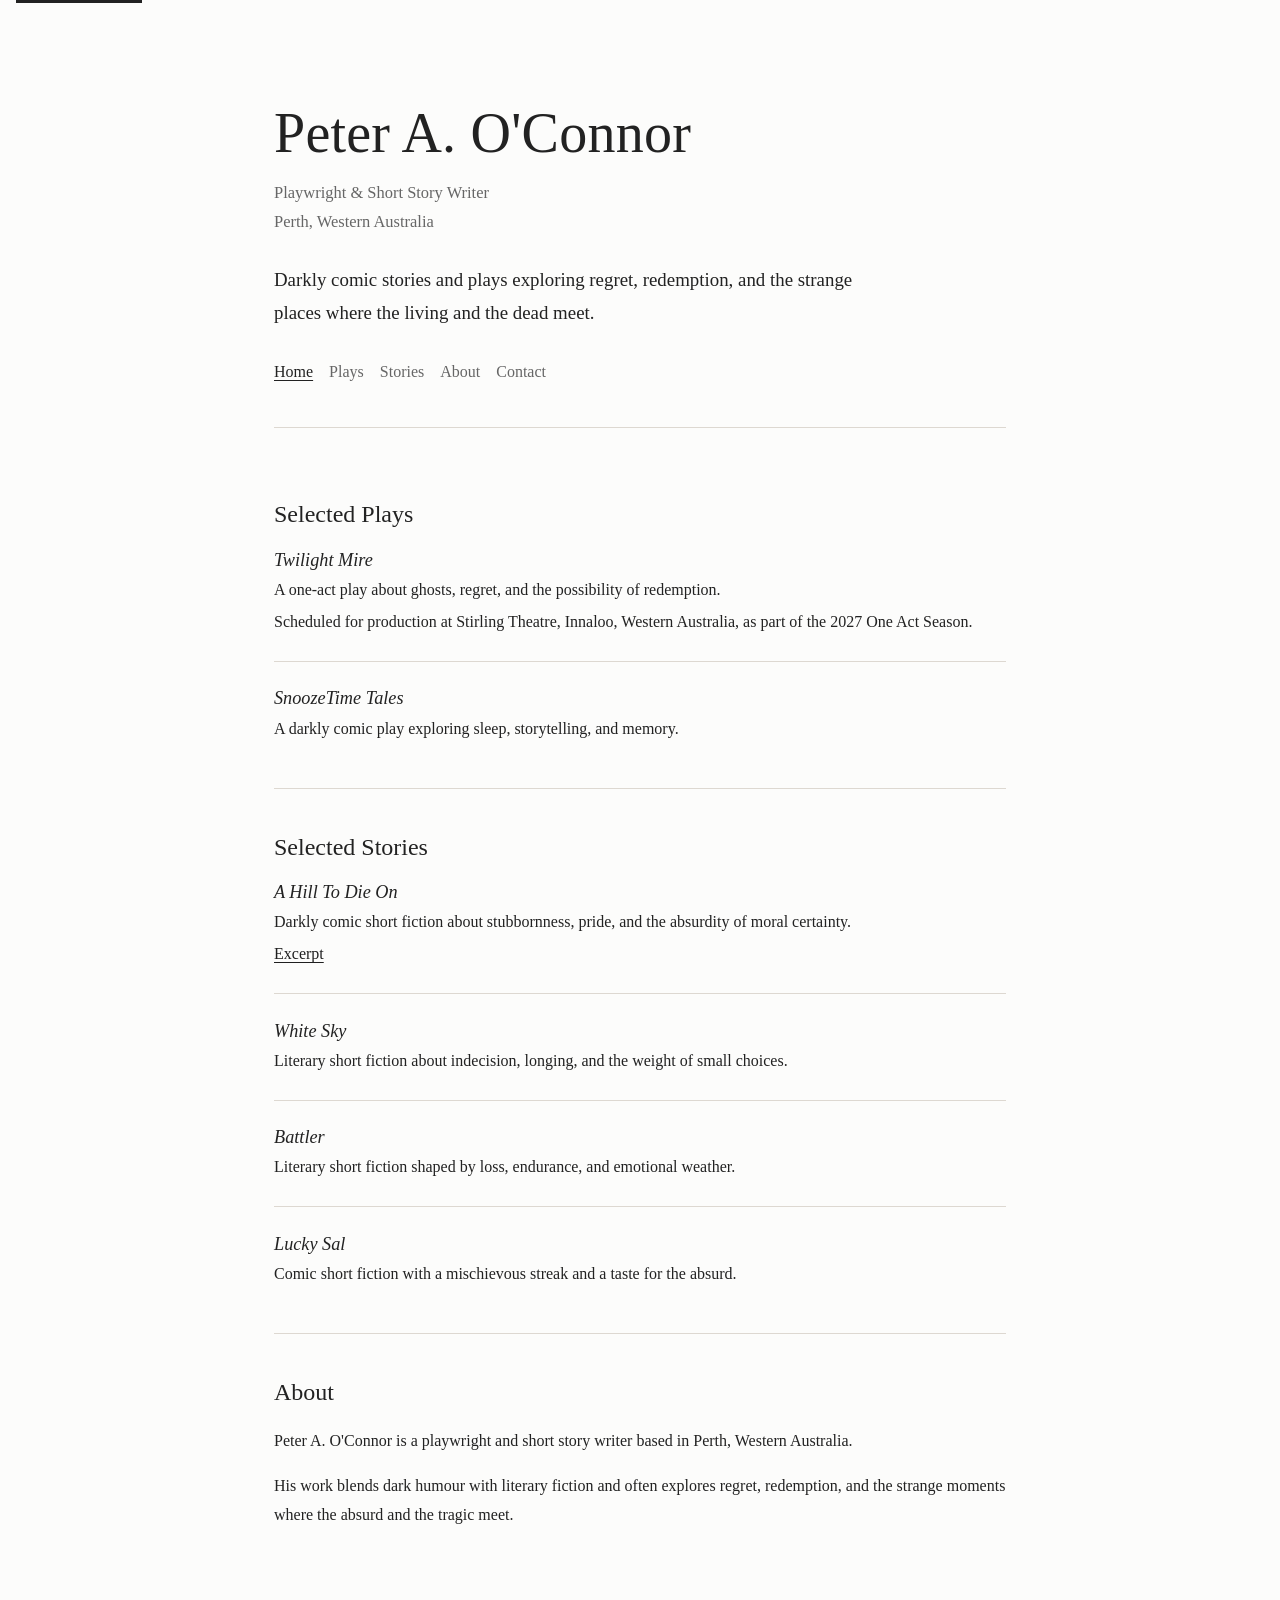
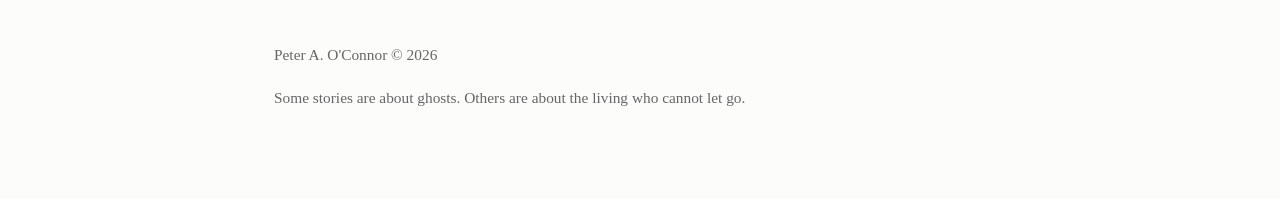
<file: index.html>
<!DOCTYPE html>
<html lang="en">
<head>

  <title>Peter A. O'Connor | Playwright & Short Story Writer</title>
  
  <meta charset="UTF-8">
  
  <meta name="viewport" content="width=device-width, initial-scale=1">
  
  <meta name="description" content="Official site of Peter A. O'Connor, playwright and short story writer based in Perth, Western Australia. Author of Twilight Mire and SnoozeTime Tales.">
  
  <meta name="author" content="Peter A. O'Connor">
  
  <meta property="og:title" content="Peter A. O'Connor | Playwright & Short Story Writer">
  
  <meta property="og:description" content="Darkly comic stories and plays exploring regret, redemption, and the strange places where the living and the dead meet.">
  
  <meta property="og:type" content="website">
  
  <meta property="og:url" content="https://peteraoconnorwriter.com">
  
  <link rel="stylesheet" href="style.css">

</head>
<body>
  <a class="skip-link" href="#main-content">Skip to content</a>
  <div class="wrap">
    <header class="site-header">
      <h1>Peter A. O'Connor</h1>
      <p class="subtitle">Playwright &amp; Short Story Writer<br />Perth, Western Australia</p>
      <p class="tagline">Darkly comic stories and plays exploring regret, redemption, and the strange places where the living and the dead meet.</p>
      <nav class="primary-nav" aria-label="Primary">
        <a href="index.html" class="active" aria-current="page">Home</a>
        <a href="plays.html">Plays</a>
        <a href="stories.html">Stories</a>
        <a href="about.html">About</a>
        <a href="contact.html">Contact</a>
      </nav>
    </header>

    <main id="main-content">
      <section aria-labelledby="selected-plays">
        <h2 id="selected-plays">Selected Plays</h2>
        <div class="work-grid">
          <article class="work-item">
            <h3><em>Twilight Mire</em></h3>
            <p>A one-act play about ghosts, regret, and the possibility of redemption.</p>
            <p>Scheduled for production at Stirling Theatre, Innaloo, Western Australia, as part of the 2027 One Act Season.</p>
          </article>
          <article class="work-item">
            <h3><em>SnoozeTime Tales</em></h3>
            <p>A darkly comic play exploring sleep, storytelling, and memory.</p>
          </article>
        </div>
      </section>

      <section aria-labelledby="selected-stories">
        <h2 id="selected-stories">Selected Stories</h2>
        <div class="work-grid">
          <article class="work-item">
            <h3><em>A Hill To Die On</em></h3>
            <p>Darkly comic short fiction about stubbornness, pride, and the absurdity of moral certainty.</p>
            <p><a href="a-hill-to-die-on-excerpt.html">Excerpt</a></p>
          </article>
          <article class="work-item">
            <h3><em>White Sky</em></h3>
            <p>Literary short fiction about indecision, longing, and the weight of small choices.</p>
          </article>
          <article class="work-item">
            <h3><em>Battler</em></h3>
            <p>Literary short fiction shaped by loss, endurance, and emotional weather.</p>
          </article>
          <article class="work-item">
            <h3><em>Lucky Sal</em></h3>
            <p>Comic short fiction with a mischievous streak and a taste for the absurd.</p>
          </article>
        </div>
      </section>

      <section aria-labelledby="about-peter">
        <h2 id="about-peter">About</h2>
        <p class="lede">Peter A. O'Connor is a playwright and short story writer based in Perth, Western Australia.</p>
        <p>His work blends dark humour with literary fiction and often explores regret, redemption, and the strange moments where the absurd and the tragic meet.</p>
      </section>
    </main>

    <footer aria-label="Site footer">
      <p>Peter A. O'Connor &copy; 2026</p>
      <p class="footer-line">Some stories are about ghosts. Others are about the living who cannot let go.</p>
    </footer>
  </div>
</body>
</html>
</file>
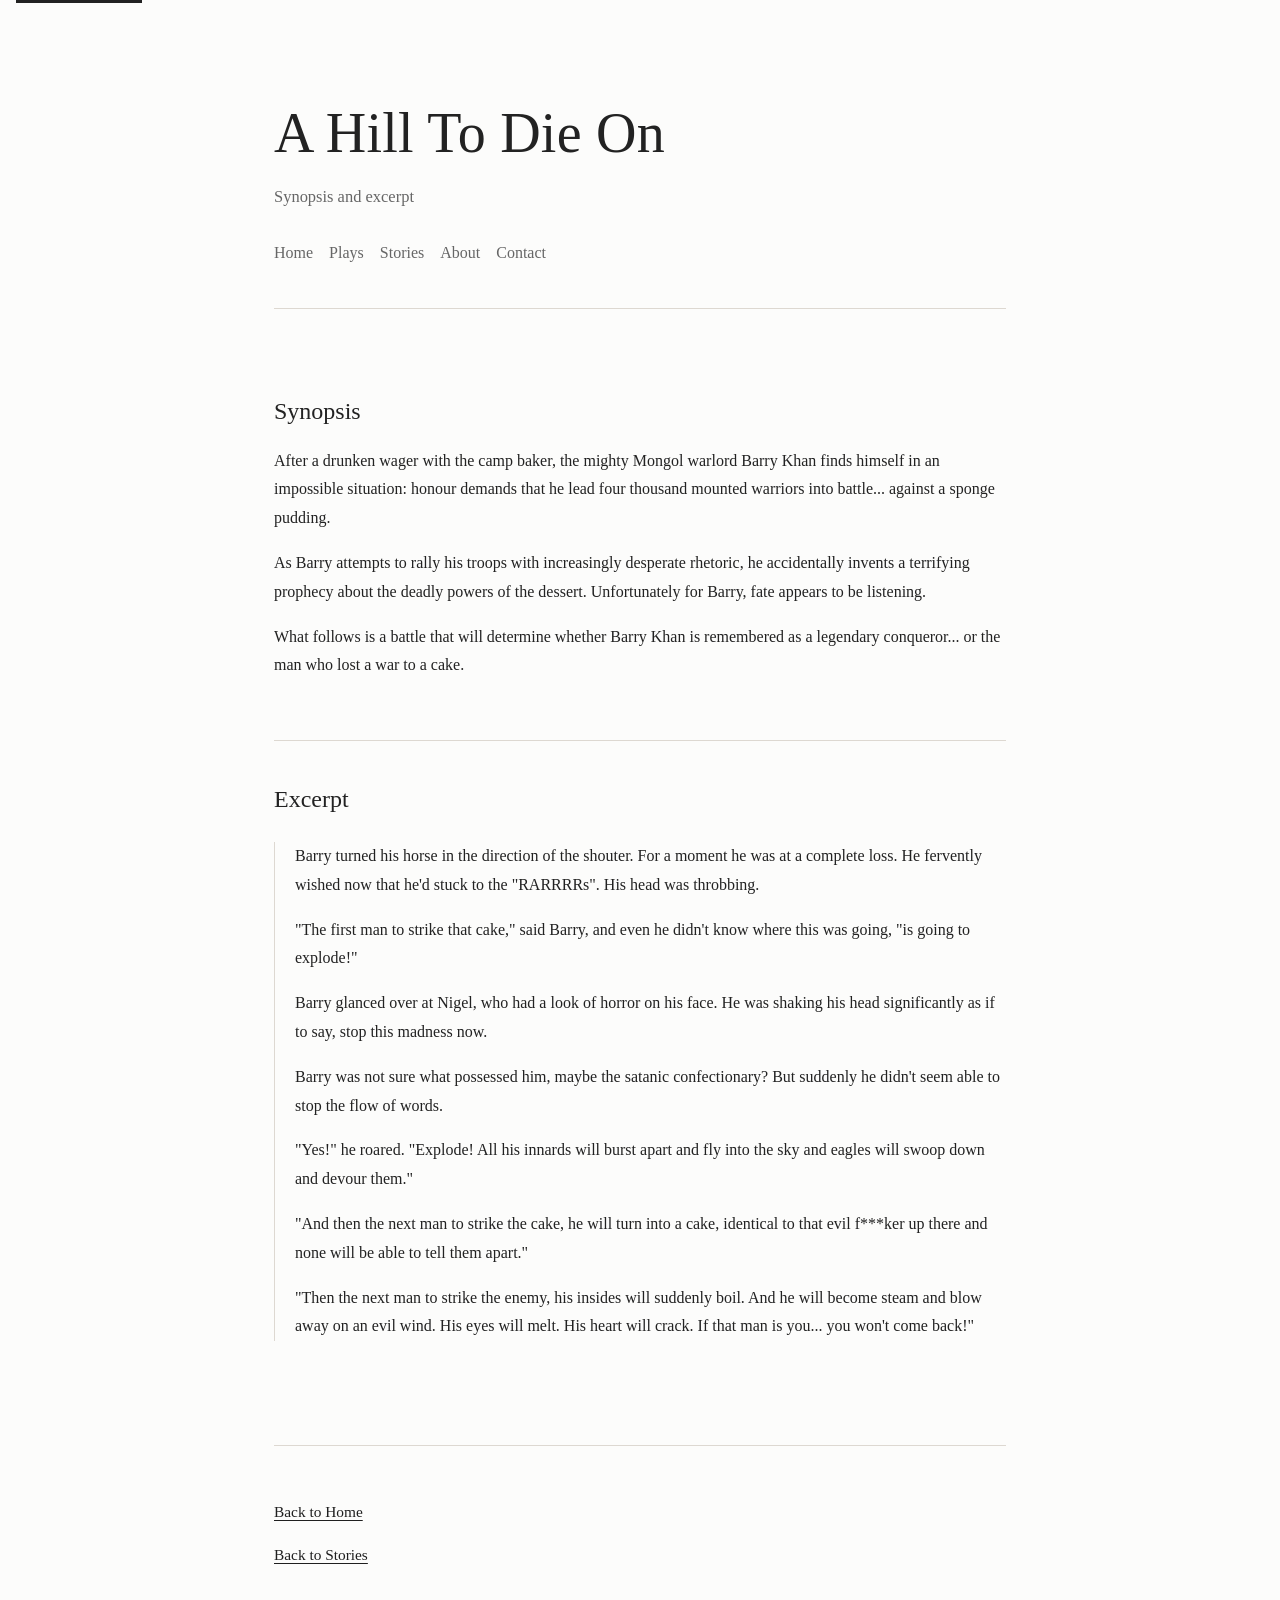
<file: a-hill-to-die-on-excerpt.html>
<!DOCTYPE html>
<html lang="en">
<head>
  <meta charset="UTF-8" />
  <meta name="viewport" content="width=device-width, initial-scale=1.0" />
  <title>A Hill To Die On Excerpt | Peter A. O'Connor</title>
  <meta name="description" content="Synopsis and excerpt from A Hill To Die On by Peter A. O'Connor." />
  <link rel="stylesheet" href="style.css" />
</head>
<body>
  <a class="skip-link" href="#main-content">Skip to content</a>
  <div class="wrap">
    <header class="site-header">
      <h1 class="page-title">A Hill To Die On</h1>
      <p class="subtitle">Synopsis and excerpt</p>
      <nav class="primary-nav" aria-label="Primary">
        <a href="index.html">Home</a>
        <a href="plays.html">Plays</a>
        <a href="stories.html">Stories</a>
        <a href="about.html">About</a>
        <a href="contact.html">Contact</a>
      </nav>
    </header>

    <main id="main-content" class="page-content">
      <section aria-labelledby="synopsis-heading">
        <h2 id="synopsis-heading">Synopsis</h2>
        <p>After a drunken wager with the camp baker, the mighty Mongol warlord Barry Khan finds himself in an impossible situation: honour demands that he lead four thousand mounted warriors into battle... against a sponge pudding.</p>
        <p>As Barry attempts to rally his troops with increasingly desperate rhetoric, he accidentally invents a terrifying prophecy about the deadly powers of the dessert. Unfortunately for Barry, fate appears to be listening.</p>
        <p>What follows is a battle that will determine whether Barry Khan is remembered as a legendary conqueror... or the man who lost a war to a cake.</p>
      </section>

      <section aria-labelledby="excerpt-heading">
        <h2 id="excerpt-heading">Excerpt</h2>

        <blockquote class="excerpt-block">
          <p>Barry turned his horse in the direction of the shouter. For a moment he was at a complete loss. He fervently wished now that he'd stuck to the "RARRRRs". His head was throbbing.</p>
          <p>"The first man to strike that cake," said Barry, and even he didn't know where this was going, "is going to explode!"</p>
          <p>Barry glanced over at Nigel, who had a look of horror on his face. He was shaking his head significantly as if to say, stop this madness now.</p>
          <p>Barry was not sure what possessed him, maybe the satanic confectionary? But suddenly he didn't seem able to stop the flow of words.</p>
          <p>"Yes!" he roared. "Explode! All his innards will burst apart and fly into the sky and eagles will swoop down and devour them."</p>
          <p>"And then the next man to strike the cake, he will turn into a cake, identical to that evil f***ker up there and none will be able to tell them apart."</p>
          <p>"Then the next man to strike the enemy, his insides will suddenly boil. And he will become steam and blow away on an evil wind. His eyes will melt. His heart will crack. If that man is you... you won't come back!"</p>
        </blockquote>
      </section>
    </main>

    <footer aria-label="Site footer">
      <p><a href="index.html">Back to Home</a></p>
      <p><a href="stories.html">Back to Stories</a></p>
    </footer>
  </div>
</body>
</html>
</file>
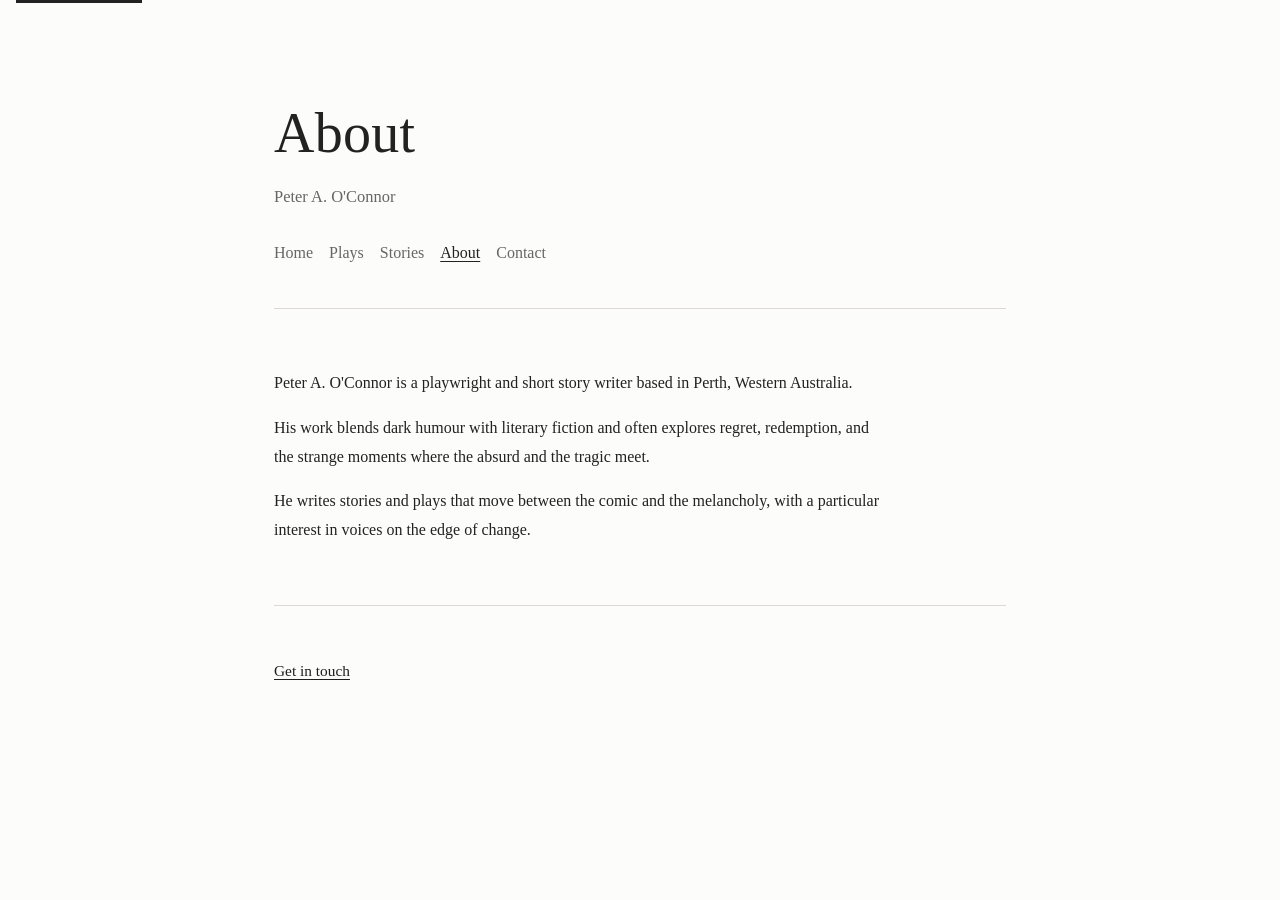
<file: about.html>
<!DOCTYPE html>
<html lang="en">
<head>
  <meta charset="UTF-8" />
  <meta name="viewport" content="width=device-width, initial-scale=1.0" />
  <title>About | Peter A. O'Connor</title>
  <meta name="description" content="About Peter A. O'Connor." />
  <link rel="stylesheet" href="style.css" />
</head>
<body>
  <a class="skip-link" href="#main-content">Skip to content</a>
  <div class="wrap">
    <header class="site-header">
      <h1 class="page-title">About</h1>
      <p class="subtitle">Peter A. O'Connor</p>
      <nav class="primary-nav" aria-label="Primary">
        <a href="index.html">Home</a>
        <a href="plays.html">Plays</a>
        <a href="stories.html">Stories</a>
        <a href="about.html" class="active" aria-current="page">About</a>
        <a href="contact.html">Contact</a>
      </nav>
    </header>

    <main id="main-content" class="page-content">
      <p class="lede">Peter A. O'Connor is a playwright and short story writer based in Perth, Western Australia.</p>
      <p>His work blends dark humour with literary fiction and often explores regret, redemption, and the strange moments where the absurd and the tragic meet.</p>
      <p>He writes stories and plays that move between the comic and the melancholy, with a particular interest in voices on the edge of change.</p>
    </main>

    <footer aria-label="Site footer">
      <p><a href="contact.html">Get in touch</a></p>
    </footer>
  </div>
</body>
</html>
</file>
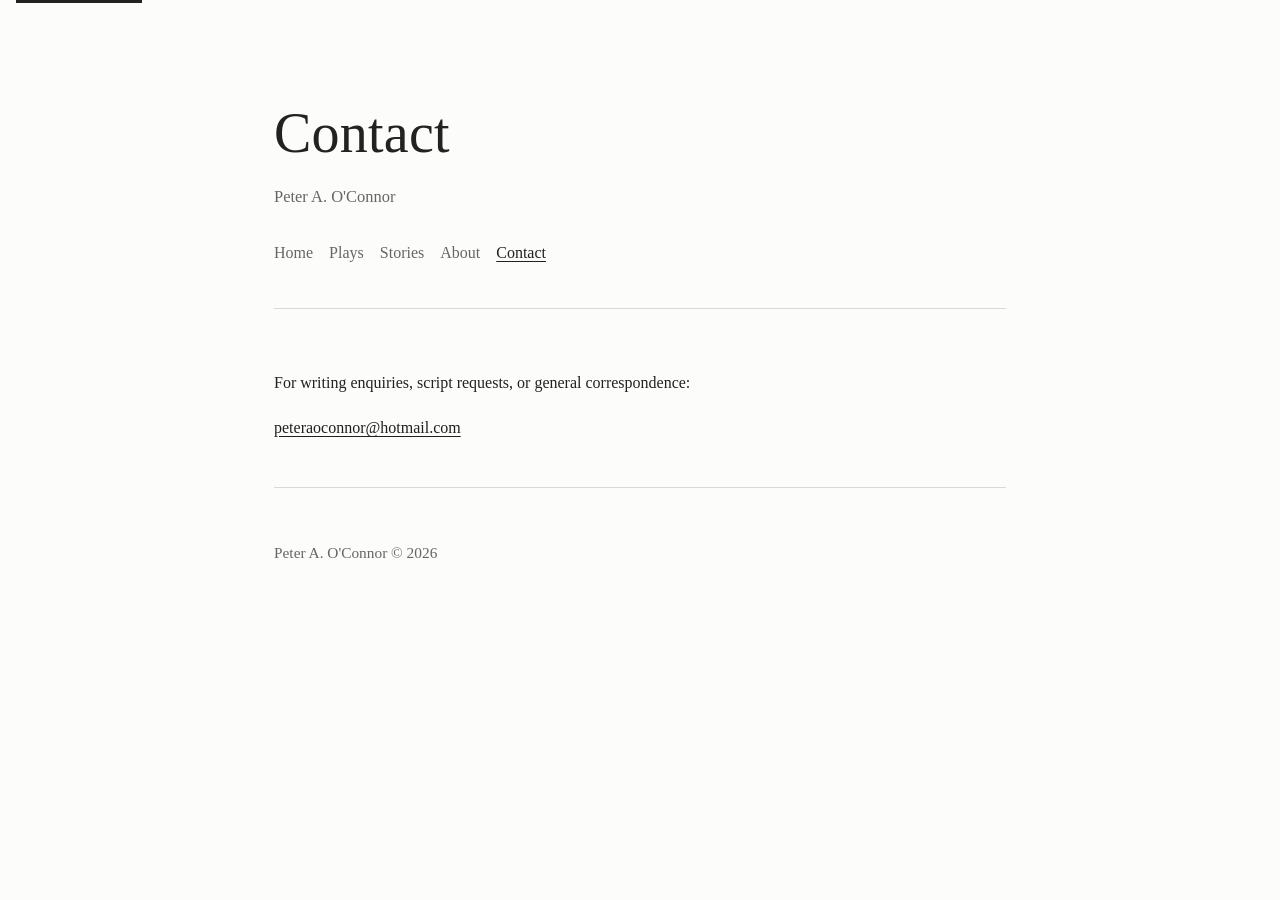
<file: contact.html>
<!DOCTYPE html>
<html lang="en">
<head>
  <meta charset="UTF-8" />
  <meta name="viewport" content="width=device-width, initial-scale=1.0" />
  <title>Contact | Peter A. O'Connor</title>
  <meta name="description" content="Contact Peter A. O'Connor." />
  <link rel="stylesheet" href="style.css" />
</head>
<body>
  <a class="skip-link" href="#main-content">Skip to content</a>
  <div class="wrap">
    <header class="site-header">
      <h1 class="page-title">Contact</h1>
      <p class="subtitle">Peter A. O'Connor</p>
      <nav class="primary-nav" aria-label="Primary">
        <a href="index.html">Home</a>
        <a href="plays.html">Plays</a>
        <a href="stories.html">Stories</a>
        <a href="about.html">About</a>
        <a href="contact.html" class="active" aria-current="page">Contact</a>
      </nav>
    </header>

    <main id="main-content" class="page-content">
      <p>For writing enquiries, script requests, or general correspondence:</p>
      <address class="email-link">
        <a href="mailto:peteraoconnor@hotmail.com">peteraoconnor@hotmail.com</a>
      </address>
    </main>

    <footer aria-label="Site footer">
      <p>Peter A. O'Connor &copy; 2026</p>
    </footer>
  </div>
</body>
</html>
</file>
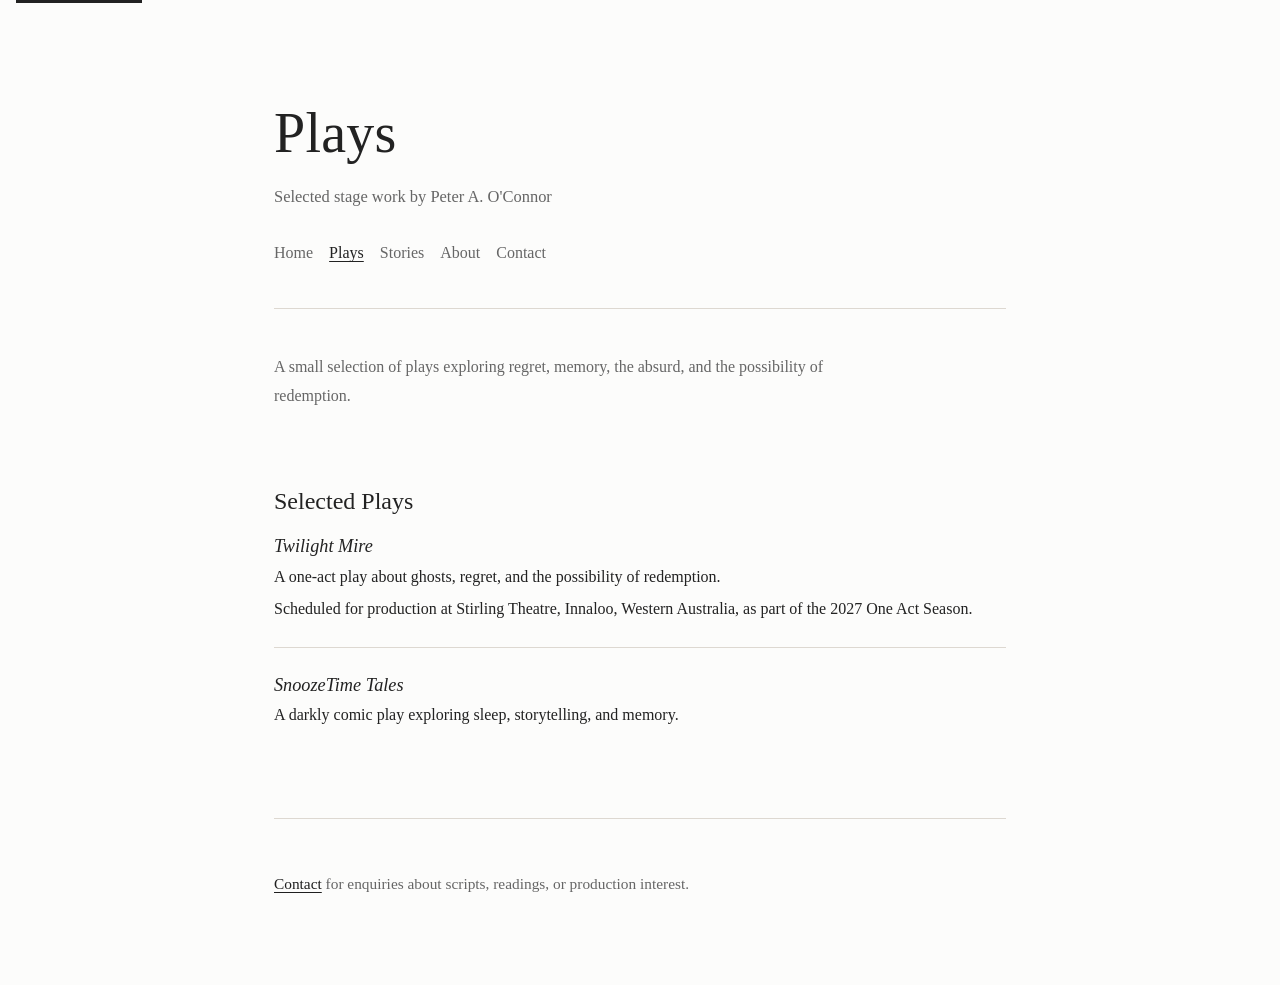
<file: plays.html>
<!DOCTYPE html>
<html lang="en">
<head>
  <meta charset="UTF-8" />
  <meta name="viewport" content="width=device-width, initial-scale=1.0" />
  <title>Plays | Peter A. O'Connor</title>
  <meta name="description" content="Plays by Peter A. O'Connor." />
  <link rel="stylesheet" href="style.css" />
</head>
<body>
  <a class="skip-link" href="#main-content">Skip to content</a>
  <div class="wrap">
    <header class="site-header">
      <h1 class="page-title">Plays</h1>
      <p class="subtitle">Selected stage work by Peter A. O'Connor</p>
      <nav class="primary-nav" aria-label="Primary">
        <a href="index.html">Home</a>
        <a href="plays.html" class="active" aria-current="page">Plays</a>
        <a href="stories.html">Stories</a>
        <a href="about.html">About</a>
        <a href="contact.html">Contact</a>
      </nav>
    </header>

    <main id="main-content" class="page-content">
      <p class="intro">A small selection of plays exploring regret, memory, the absurd, and the possibility of redemption.</p>

      <section aria-labelledby="play-list">
        <h2 id="play-list">Selected Plays</h2>
        <div class="work-grid">
          <article class="work-item">
            <h3><em>Twilight Mire</em></h3>
            <p>A one-act play about ghosts, regret, and the possibility of redemption.</p>
            <p>Scheduled for production at Stirling Theatre, Innaloo, Western Australia, as part of the 2027 One Act Season.</p>
          </article>
          <article class="work-item">
            <h3><em>SnoozeTime Tales</em></h3>
            <p>A darkly comic play exploring sleep, storytelling, and memory.</p>
          </article>
        </div>
      </section>
    </main>

    <footer aria-label="Site footer">
      <p><a href="contact.html">Contact</a> for enquiries about scripts, readings, or production interest.</p>
    </footer>
  </div>
</body>
</html>
</file>
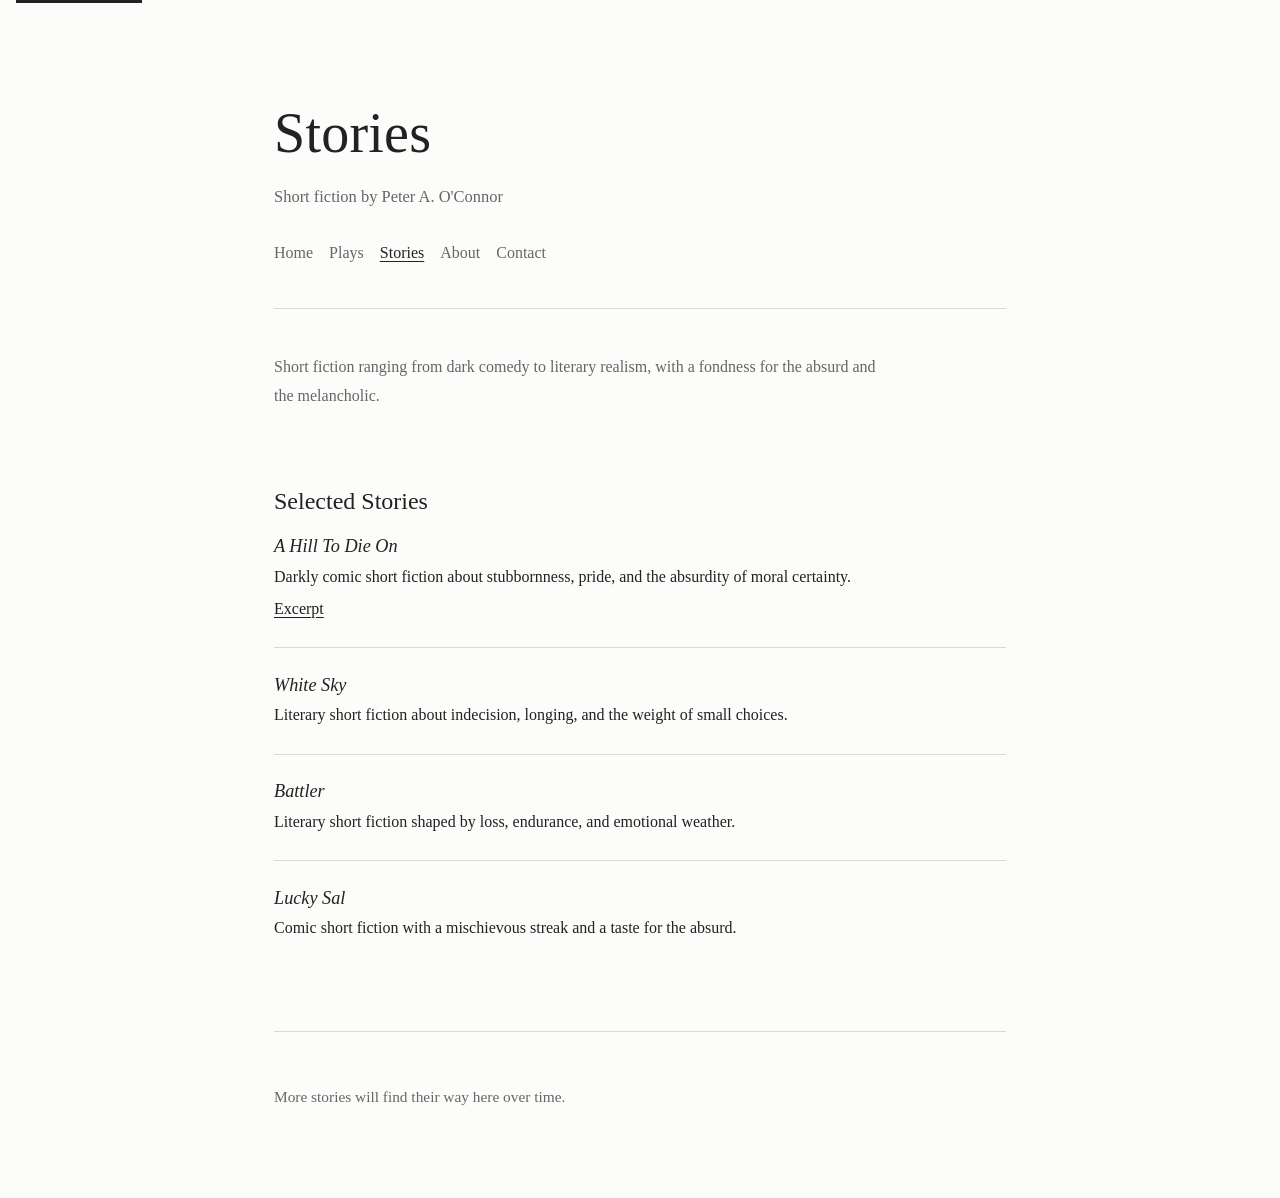
<file: stories.html>
<!DOCTYPE html>
<html lang="en">
<head>
  <meta charset="UTF-8" />
  <meta name="viewport" content="width=device-width, initial-scale=1.0" />
  <title>Stories | Peter A. O'Connor</title>
  <meta name="description" content="Stories by Peter A. O'Connor." />
  <link rel="stylesheet" href="style.css" />
</head>
<body>
  <a class="skip-link" href="#main-content">Skip to content</a>
  <div class="wrap">
    <header class="site-header">
      <h1 class="page-title">Stories</h1>
      <p class="subtitle">Short fiction by Peter A. O'Connor</p>
      <nav class="primary-nav" aria-label="Primary">
        <a href="index.html">Home</a>
        <a href="plays.html">Plays</a>
        <a href="stories.html" class="active" aria-current="page">Stories</a>
        <a href="about.html">About</a>
        <a href="contact.html">Contact</a>
      </nav>
    </header>

    <main id="main-content" class="page-content">
      <p class="intro">Short fiction ranging from dark comedy to literary realism, with a fondness for the absurd and the melancholic.</p>

      <section aria-labelledby="story-list">
        <h2 id="story-list">Selected Stories</h2>
        <div class="work-grid">
          <article class="work-item">
            <h3><em>A Hill To Die On</em></h3>
            <p>Darkly comic short fiction about stubbornness, pride, and the absurdity of moral certainty.</p>
            <p><a href="a-hill-to-die-on-excerpt.html">Excerpt</a></p>
          </article>
          <article class="work-item">
            <h3><em>White Sky</em></h3>
            <p>Literary short fiction about indecision, longing, and the weight of small choices.</p>
          </article>
          <article class="work-item">
            <h3><em>Battler</em></h3>
            <p>Literary short fiction shaped by loss, endurance, and emotional weather.</p>
          </article>
          <article class="work-item">
            <h3><em>Lucky Sal</em></h3>
            <p>Comic short fiction with a mischievous streak and a taste for the absurd.</p>
          </article>
        </div>
      </section>
    </main>

    <footer aria-label="Site footer">
      <p>More stories will find their way here over time.</p>
    </footer>
  </div>
</body>
</html>
</file>
<file: style.css>
:root {
  --bg: #fcfcfb;
  --text: #222;
  --muted: #666;
  --line: #ddd8d1;
  --link: #1f1f1f;
  --max: 780px;
  --measure: 38rem;
}

* { box-sizing: border-box; }
html { scroll-behavior: smooth; }
body {
  margin: 0;
  background: var(--bg);
  color: var(--text);
  font-family: "Baskerville", "Iowan Old Style", "Palatino Linotype", "Book Antiqua", Georgia, serif;
  line-height: 1.8;
  text-rendering: optimizeLegibility;
}

a { color: var(--link); text-decoration-thickness: 1px; text-underline-offset: 0.16rem; }
a:hover, a:focus { text-decoration-thickness: 2px; }
a:focus-visible {
  outline: 2px solid rgba(34, 34, 34, 0.35);
  outline-offset: 3px;
}

.skip-link {
  position: absolute;
  left: 1rem;
  top: -3rem;
  padding: 0.7rem 0.9rem;
  background: var(--text);
  color: var(--bg);
  text-decoration: none;
  transition: top 0.15s ease;
}

.skip-link:focus {
  top: 1rem;
}

.wrap {
  max-width: var(--max);
  margin: 0 auto;
  padding: 2.75rem 1.5rem 4.5rem;
}

header.site-header {
  padding: 3.5rem 0 2.5rem;
  border-bottom: 1px solid var(--line);
}

nav.primary-nav {
  margin-top: 1.75rem;
  display: flex;
  gap: 1rem;
  flex-wrap: wrap;
}

nav.primary-nav a {
  color: var(--muted);
  text-decoration: none;
}

nav.primary-nav a.active,
nav.primary-nav a:hover,
nav.primary-nav a:focus {
  color: var(--text);
  text-decoration: underline;
}

h1, h2, h3 {
  margin: 0;
  font-weight: 400;
  line-height: 1.2;
  text-wrap: balance;
}

h1 {
  font-size: clamp(2.4rem, 5vw, 3.5rem);
  letter-spacing: 0.015rem;
}

.page-title {
  margin-bottom: 0.9rem;
}

.subtitle {
  color: var(--muted);
  margin-top: 0.65rem;
  font-size: 1.03rem;
}

.tagline {
  font-size: 1.18rem;
  max-width: var(--measure);
  margin-top: 1.6rem;
}

main {
  padding-top: 1.75rem;
}

section {
  padding: 2.75rem 0;
  border-bottom: 1px solid var(--line);
}

section:last-child,
.page-content:last-child {
  border-bottom: none;
}

h2 {
  font-size: 1.5rem;
  margin-bottom: 1.3rem;
}

.lede,
.page-content > p,
.intro,
.tagline {
  max-width: var(--measure);
}

.intro {
  margin: 0 0 2rem;
  color: var(--muted);
}

.work-grid {
  display: grid;
  gap: 1.65rem;
}

.work-item {
  padding-bottom: 1.5rem;
  border-bottom: 1px solid var(--line);
}

.work-item:last-child { border-bottom: none; padding-bottom: 0; }
.work-item h3 { font-size: 1.14rem; margin-bottom: 0.28rem; }
.work-item p { margin: 0.2rem 0 0; }
.excerpt-block {
  margin: 1.75rem 0 0;
  padding-left: 1.25rem;
  border-left: 1px solid var(--line);
}

.excerpt-block p + p {
  margin-top: 1rem;
}

.page-content {
  padding: 2.75rem 0;
  border-bottom: 1px solid var(--line);
}

.email-link {
  word-break: break-word;
  font-style: normal;
}

footer {
  padding-top: 2.25rem;
  color: var(--muted);
  font-size: 0.96rem;
}

.footer-line {
  margin-top: 0.4rem;
}

@media (max-width: 640px) {
  .wrap {
    padding-top: 1.5rem;
    padding-bottom: 3.5rem;
  }

  header.site-header {
    padding-top: 2.25rem;
    padding-bottom: 2rem;
  }

  nav.primary-nav {
    gap: 0.75rem 1rem;
  }
}
</file>
